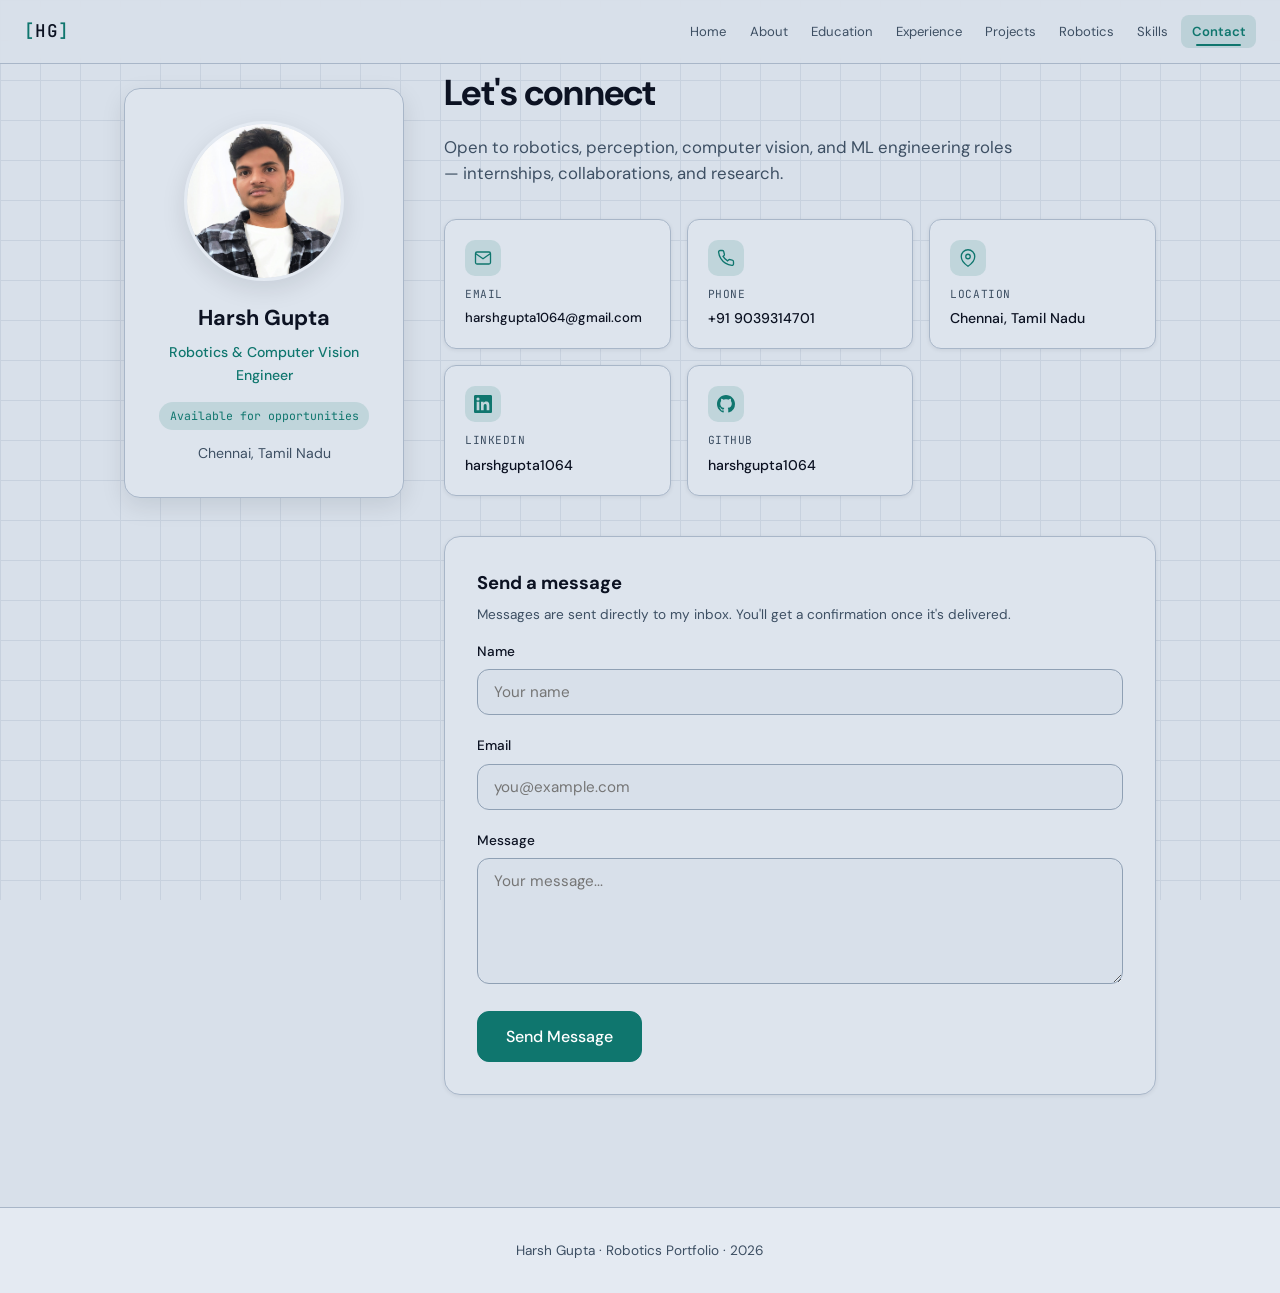
<file: contact.html>
<!DOCTYPE html>
<html lang="en">
  <head>
    <meta charset="UTF-8" />
    <meta name="viewport" content="width=device-width, initial-scale=1.0" />
    <meta
      name="description"
      content="Contact Harsh Gupta — Robotics & Computer Vision Engineer."
    />
    <title>Contact | Harsh Gupta</title>
    <link rel="preconnect" href="https://fonts.googleapis.com" />
    <link rel="preconnect" href="https://fonts.gstatic.com" crossorigin />
    <link
      href="https://fonts.googleapis.com/css2?family=DM+Sans:ital,opsz,wght@0,9..40,400;0,9..40,500;0,9..40,600;0,9..40,700&family=JetBrains+Mono:wght@400;500&display=swap"
      rel="stylesheet"
    />
    <link rel="stylesheet" href="css/styles.css" />
  </head>
  <body class="page-contact">
    <header class="site-header" id="header">
      <a href="index.html" class="logo" aria-label="Home">
        <span class="logo-bracket">[</span>HG<span class="logo-bracket">]</span>
      </a>
      <nav class="nav" aria-label="Main navigation">
        <button
          class="nav-toggle"
          id="nav-toggle"
          aria-expanded="false"
          aria-controls="nav-menu"
          aria-label="Toggle menu"
        >
          <span></span>
          <span></span>
        </button>
        <div class="nav-menu" id="nav-menu">
          <div class="nav-links" id="nav-links"></div>
        </div>
      </nav>
    </header>

    <main class="contact-page-main">
      <section class="section contact-page-section" id="contact-page"></section>
    </main>

    <footer class="site-footer">
      <p>
        <span id="footer-name"></span> · Robotics Portfolio ·
        <span id="footer-year"></span>
      </p>
    </footer>

    <script type="module" src="js/contact-main.js"></script>
  </body>
</html>
</file>
<file: css/styles.css>
/* Robotics portfolio — light theme (muted / slightly darker) */

:root {
  --bg: #d8e0ea;
  --bg-elevated: #e4eaf2;
  --bg-card: #dde4ed;
  --bg-muted: #c8d2de;
  --border: #a8b6c8;
  --border-strong: #8fa0b4;
  --text: #0c1222;
  --text-muted: #3d4f63;
  --text-subtle: #6b7d92;
  --accent: #0f766e;
  --accent-hover: #0d5c56;
  --accent-dim: rgba(15, 118, 110, 0.14);
  --accent-glow: rgba(15, 118, 110, 0.25);
  --photo-x: 50%;
  --photo-y: 28%;
  --shadow-sm: 0 1px 4px rgba(12, 18, 34, 0.08);
  --shadow-md: 0 8px 24px rgba(12, 18, 34, 0.1);
  --shadow-lg: 0 16px 48px rgba(12, 18, 34, 0.12);
  --font-sans: "DM Sans", system-ui, sans-serif;
  --font-mono: "JetBrains Mono", monospace;
  --radius: 12px;
  --radius-lg: 16px;
  --max-width: 1080px;
  --header-h: 64px;
}

*,
*::before,
*::after {
  box-sizing: border-box;
  margin: 0;
  padding: 0;
}

html {
  scroll-behavior: smooth;
}

body {
  font-family: var(--font-sans);
  background: var(--bg);
  color: var(--text);
  line-height: 1.6;
  font-size: 1rem;
  -webkit-font-smoothing: antialiased;
}

body::before {
  content: "";
  position: fixed;
  inset: 0;
  background-image:
    linear-gradient(var(--border) 1px, transparent 1px),
    linear-gradient(90deg, var(--border) 1px, transparent 1px);
  background-size: 40px 40px;
  opacity: 0.35;
  pointer-events: none;
  z-index: 0;
}

a {
  color: var(--accent);
  text-decoration: none;
  transition: color 0.2s;
}

a:hover {
  color: var(--accent-hover);
}

/* Header */
.site-header {
  position: fixed;
  top: 0;
  left: 0;
  right: 0;
  height: var(--header-h);
  display: flex;
  align-items: center;
  justify-content: space-between;
  padding: 0 1.5rem;
  background: rgba(216, 224, 234, 0.92);
  backdrop-filter: blur(12px);
  border-bottom: 1px solid var(--border);
  z-index: 100;
  transition: box-shadow 0.3s ease, background 0.3s ease;
}

.site-header.scrolled {
  box-shadow: var(--shadow-md);
  background: rgba(216, 224, 234, 0.97);
}

.logo {
  font-family: var(--font-mono);
  font-weight: 500;
  font-size: 1.1rem;
  color: var(--text);
  letter-spacing: 0.02em;
}

.logo:hover {
  color: var(--text);
}

.logo-bracket {
  color: var(--accent);
}

.nav-menu {
  display: flex;
  align-items: center;
}

.nav-links {
  display: flex;
  flex-wrap: wrap;
  gap: 0.15rem;
  justify-content: flex-end;
}

.nav-link {
  font-size: 0.82rem;
  color: var(--text-muted);
  padding: 0.4rem 0.65rem;
  border-radius: 8px;
  transition: color 0.2s, background 0.2s;
}

.nav-link:hover,
.nav-link.active {
  color: var(--accent);
  background: var(--accent-dim);
}

.nav-link-contact {
  font-weight: 600;
}

.nav-toggle {
  display: none;
  flex-direction: column;
  gap: 5px;
  background: none;
  border: none;
  cursor: pointer;
  padding: 0.5rem;
}

.nav-toggle span {
  display: block;
  width: 22px;
  height: 2px;
  background: var(--text);
}

/* Main */
main {
  position: relative;
  z-index: 1;
  padding-top: var(--header-h);
}

.section {
  max-width: var(--max-width);
  margin: 0 auto;
  padding: 4rem 1.5rem;
}

.section-header {
  display: flex;
  align-items: baseline;
  flex-wrap: wrap;
  gap: 0.75rem 1rem;
  margin-bottom: 2rem;
}

.section-label {
  font-family: var(--font-mono);
  font-size: 0.75rem;
  color: var(--accent);
}

.section-header h2 {
  font-size: 1.5rem;
  font-weight: 600;
  letter-spacing: -0.02em;
}

.skills-count {
  margin-left: auto;
  font-size: 0.85rem;
  color: var(--text-muted);
  font-family: var(--font-mono);
}

/* Profile photo */
.photo-frame {
  overflow: hidden;
  border-radius: 50%;
  aspect-ratio: 1;
  border: 3px solid var(--bg-elevated);
  box-shadow: var(--shadow-md);
  background: var(--bg-muted);
}

.profile-photo,
.hero-photo,
.contact-photo {
  display: block;
  width: 100%;
  height: 100%;
  object-fit: cover;
  object-position: var(--photo-x) var(--photo-y);
}

.profile-photo-wrap,
.hero-photo-wrap,
.contact-photo-wrap {
  position: relative;
}

.hero-photo-wrap {
  width: min(280px, 70vw);
}

.contact-photo-wrap {
  width: 160px;
  margin: 0 auto 1.25rem;
}

.hero-visual {
  display: flex;
  align-items: center;
  justify-content: center;
  position: relative;
}

.hero-photo-ring {
  position: absolute;
  inset: -12px;
  border: 2px dashed var(--accent);
  border-radius: 50%;
  opacity: 0.35;
  animation: spin 30s linear infinite;
  pointer-events: none;
  transition: opacity 0.3s ease, transform 0.3s ease;
}

.hero-visual:hover .hero-photo-ring {
  opacity: 0.55;
  transform: scale(1.02);
}

.hero-visual:hover .photo-frame {
  box-shadow: var(--shadow-lg);
  transition: box-shadow 0.4s ease;
}

@keyframes spin {
  to {
    transform: rotate(360deg);
  }
}

/* Hero */
.hero {
  display: grid;
  grid-template-columns: 1fr auto;
  gap: 3rem;
  align-items: center;
  min-height: calc(100vh - var(--header-h));
  padding-top: 5rem;
  padding-bottom: 5rem;
  position: relative;
}

.hero-grid {
  position: absolute;
  inset: 0;
  background: radial-gradient(
    ellipse 60% 50% at 75% 35%,
    var(--accent-dim),
    transparent 65%
  );
  pointer-events: none;
}

.hero-content {
  position: relative;
}

.hero-eyebrow {
  display: inline-flex;
  align-items: center;
  gap: 0.5rem;
  font-family: var(--font-mono);
  font-size: 0.78rem;
  color: var(--text-muted);
  margin-bottom: 1.25rem;
  text-transform: uppercase;
  letter-spacing: 0.06em;
}

.status-dot {
  width: 8px;
  height: 8px;
  border-radius: 50%;
  background: var(--accent);
  box-shadow: 0 0 8px var(--accent-glow);
  animation: pulse 2s ease-in-out infinite;
}

@keyframes pulse {
  0%,
  100% {
    opacity: 1;
  }
  50% {
    opacity: 0.45;
  }
}

.hero-name {
  font-size: clamp(2.5rem, 6vw, 3.5rem);
  font-weight: 700;
  letter-spacing: -0.03em;
  line-height: 1.1;
  margin-bottom: 0.5rem;
  color: var(--text);
}

.hero-title {
  font-size: 1.2rem;
  color: var(--accent);
  font-weight: 600;
  margin-bottom: 1rem;
}

.hero-tagline {
  font-size: 1.05rem;
  color: var(--text-muted);
  max-width: 32rem;
  margin-bottom: 1.25rem;
}

.hero-meta {
  font-size: 0.9rem;
  color: var(--text-muted);
  margin-bottom: 2rem;
}

.hero-actions {
  display: flex;
  flex-wrap: wrap;
  align-items: center;
  gap: 0.75rem;
}

/* Buttons */
.btn {
  display: inline-flex;
  align-items: center;
  justify-content: center;
  padding: 0.65rem 1.25rem;
  font-size: 0.9rem;
  font-weight: 500;
  border-radius: var(--radius);
  border: 1px solid transparent;
  transition: background 0.2s, border-color 0.2s, transform 0.15s, color 0.2s;
  cursor: pointer;
  font-family: inherit;
}

.btn:hover {
  transform: translateY(-1px);
}

.btn-primary {
  background: var(--accent);
  color: #fff;
  border-color: var(--accent);
  position: relative;
  overflow: hidden;
}

.btn-primary::after {
  content: "";
  position: absolute;
  inset: 0;
  background: radial-gradient(
    circle at var(--ripple-x, 50%) var(--ripple-y, 50%),
    rgba(255, 255, 255, 0.28) 0%,
    transparent 55%
  );
  opacity: 0;
  transition: opacity 0.25s ease;
}

.btn-primary:hover::after {
  opacity: 1;
}

.btn-primary:hover {
  background: var(--accent-hover);
  color: #fff;
}

.btn-ghost {
  background: var(--bg-elevated);
  color: var(--text);
  border-color: var(--border-strong);
  box-shadow: var(--shadow-sm);
}

.btn-ghost:hover {
  border-color: var(--accent);
  color: var(--accent);
}

.btn-icon {
  width: 44px;
  height: 44px;
  padding: 0;
  flex-shrink: 0;
  background: var(--bg-elevated);
  border: 1px solid var(--border-strong);
  box-shadow: var(--shadow-sm);
  color: var(--text-muted);
}

.btn-icon img {
  width: 20px;
  height: 20px;
  display: block;
}

.btn-icon:hover {
  border-color: var(--accent);
  color: var(--accent);
}

.btn-icon:hover img {
  opacity: 0.85;
  filter: brightness(0) saturate(100%) invert(32%) sepia(28%) saturate(1200%) hue-rotate(127deg) brightness(92%) contrast(92%);
}

.btn-lg {
  padding: 0.85rem 1.75rem;
  font-size: 1rem;
}

/* About */
.about-content p {
  color: var(--text-muted);
  max-width: 42rem;
  margin-bottom: 1rem;
  line-height: 1.7;
}

.about-actions {
  display: flex;
  flex-wrap: wrap;
  align-items: center;
  gap: 0.75rem;
  margin: 1.5rem 0 1.25rem;
}

.contact-strip {
  margin-top: 1.5rem;
  font-size: 0.95rem;
}

.contact-strip .sep {
  color: var(--border-strong);
  margin: 0 0.5rem;
}

/* Timeline */
.timeline {
  display: flex;
  flex-direction: column;
  gap: 1.25rem;
}

.timeline-card {
  display: grid;
  grid-template-columns: 140px 1fr;
  gap: 1.5rem;
  padding: 1.5rem;
  background: var(--bg-card);
  border: 1px solid var(--border);
  border-radius: var(--radius);
  box-shadow: var(--shadow-sm);
  transition: border-color 0.25s ease, box-shadow 0.25s ease, transform 0.25s ease;
}

.timeline-card:hover {
  border-color: var(--accent);
  box-shadow: var(--shadow-md);
  transform: translateY(-3px);
}

.timeline-card.highlight {
  border-left: 4px solid var(--accent);
}

.timeline-period {
  font-family: var(--font-mono);
  font-size: 0.8rem;
  color: var(--accent);
  font-weight: 500;
}

.timeline-body h3 {
  font-size: 1.1rem;
  font-weight: 600;
  margin-bottom: 0.25rem;
}

.timeline-role,
.timeline-location {
  font-size: 0.9rem;
  color: var(--text-muted);
  margin-bottom: 0.75rem;
}

/* Lists & tags */
.bullet-list {
  list-style: none;
  margin: 0.75rem 0;
}

.bullet-list li {
  position: relative;
  padding-left: 1.1rem;
  margin-bottom: 0.4rem;
  font-size: 0.92rem;
  color: var(--text-muted);
}

.bullet-list li::before {
  content: "›";
  position: absolute;
  left: 0;
  color: var(--accent);
  font-weight: 700;
}

.tag-row {
  display: flex;
  flex-wrap: wrap;
  gap: 0.4rem;
  margin-top: 0.75rem;
}

.tag {
  font-family: var(--font-mono);
  font-size: 0.7rem;
  padding: 0.25rem 0.55rem;
  background: var(--bg-muted);
  border: 1px solid var(--border);
  border-radius: 6px;
  color: var(--text-muted);
}

.tag.accent {
  border-color: rgba(15, 118, 110, 0.4);
  color: var(--accent);
  background: var(--accent-dim);
}

/* Projects */
.projects-layout {
  display: flex;
  flex-direction: column;
  gap: 1.5rem;
}

.project-showcase {
  display: grid;
  grid-template-columns: minmax(0, 1.05fr) minmax(0, 1.35fr);
  background: var(--bg-card);
  border: 1px solid var(--border);
  border-radius: var(--radius-lg);
  overflow: hidden;
  box-shadow: var(--shadow-md);
  transition: border-color 0.25s ease, box-shadow 0.25s ease;
}

.project-showcase:hover {
  border-color: var(--accent);
  box-shadow: var(--shadow-lg);
}

.project-media {
  position: relative;
  background: #0a1018;
  min-height: 220px;
}

.project-media::after {
  content: "";
  position: absolute;
  inset: 0;
  background: linear-gradient(
    90deg,
    transparent 70%,
    rgba(221, 228, 237, 0.15) 100%
  );
  pointer-events: none;
}

.project-video {
  width: 100%;
  height: 100%;
  min-height: 220px;
  object-fit: cover;
  display: block;
}

.project-showcase-body {
  padding: 1.5rem 1.75rem;
  display: flex;
  flex-direction: column;
  gap: 0.65rem;
}

.project-showcase-top {
  display: flex;
  align-items: center;
  justify-content: space-between;
  gap: 1rem;
}

.project-badge {
  font-family: var(--font-mono);
  font-size: 0.68rem;
  font-weight: 500;
  letter-spacing: 0.06em;
  text-transform: uppercase;
  padding: 0.2rem 0.55rem;
  border-radius: 6px;
  color: var(--accent);
  background: var(--accent-dim);
  border: 1px solid rgba(15, 118, 110, 0.35);
}

.project-showcase-body h3 {
  font-size: 1.2rem;
  font-weight: 600;
  line-height: 1.3;
}

.project-grid {
  display: grid;
  grid-template-columns: repeat(2, minmax(0, 1fr));
  gap: 1.25rem;
}

.project-card {
  padding: 1.35rem 1.5rem;
  background: var(--bg-card);
  border: 1px solid var(--border);
  border-radius: var(--radius);
  box-shadow: var(--shadow-sm);
  display: flex;
  flex-direction: column;
  gap: 0.5rem;
  transition: border-color 0.25s ease, box-shadow 0.25s ease, transform 0.25s ease;
}

.project-card:hover {
  border-color: var(--accent);
  box-shadow: var(--shadow-md);
  transform: translateY(-3px);
}

.project-card-top {
  display: flex;
  justify-content: space-between;
  align-items: flex-start;
  gap: 1rem;
}

.project-card-top h3 {
  font-size: 1.02rem;
  font-weight: 600;
  line-height: 1.35;
}

.project-links {
  display: flex;
  align-items: center;
  gap: 0.5rem;
  flex-shrink: 0;
}

.project-link {
  display: inline-flex;
  align-items: center;
  gap: 0.35rem;
  font-family: var(--font-mono);
  font-size: 0.72rem;
  color: var(--text-muted);
  padding: 0.25rem 0.45rem;
  border-radius: 6px;
  border: 1px solid var(--border);
  background: var(--bg-elevated);
  transition: color 0.2s ease, border-color 0.2s ease, background 0.2s ease;
}

.project-link span {
  line-height: 1;
}

.project-link:hover {
  color: var(--accent);
  border-color: rgba(15, 118, 110, 0.45);
  background: var(--accent-dim);
}

.project-desc {
  font-size: 0.92rem;
  color: var(--text-muted);
}

/* Skills — quick-scan snapshot */
.skills-snapshot {
  display: grid;
  grid-template-columns: repeat(auto-fit, minmax(200px, 1fr));
  gap: 0.85rem;
}

.skill-snap {
  padding: 1rem 1.1rem;
  background: var(--bg-card);
  border: 1px solid var(--border);
  border-radius: var(--radius);
  box-shadow: var(--shadow-sm);
  transition: border-color 0.25s ease, transform 0.25s ease, box-shadow 0.25s ease;
}

.skill-snap:hover {
  border-color: var(--border-strong);
  transform: translateY(-2px);
  box-shadow: var(--shadow-md);
}

.skill-snap-icon {
  width: 28px;
  height: 28px;
  display: flex;
  align-items: center;
  justify-content: center;
  border-radius: 8px;
  background: var(--bg-muted);
  color: var(--text-muted);
  flex-shrink: 0;
  transition: background 0.25s ease, color 0.25s ease;
}

.skill-snap:hover .skill-snap-icon {
  background: var(--accent-dim);
  color: var(--accent);
}

.skill-snap-icon svg {
  width: 15px;
  height: 15px;
}

.skill-snap-head {
  display: flex;
  align-items: center;
  gap: 0.5rem;
  margin-bottom: 0.45rem;
}

.skill-snap-head h3 {
  font-size: 0.82rem;
  font-weight: 600;
  color: var(--text);
  letter-spacing: 0.01em;
}

.skill-snap-list {
  font-size: 0.92rem;
  font-weight: 500;
  color: var(--text-muted);
  line-height: 1.45;
}

.coursework-line {
  margin-top: 1.25rem;
  padding-top: 1rem;
  border-top: 1px solid var(--border);
  font-size: 0.78rem;
  color: var(--text-subtle);
  line-height: 1.5;
}

.coursework-label {
  font-family: var(--font-mono);
  font-size: 0.68rem;
  text-transform: uppercase;
  letter-spacing: 0.06em;
  color: var(--text-subtle);
  opacity: 0.85;
  margin-right: 0.5rem;
}

/* Contact CTA on home */
.contact-cta {
  padding: 2.5rem;
  text-align: center;
  background: var(--bg-card);
  border: 1px solid var(--border);
  border-radius: var(--radius-lg);
  box-shadow: var(--shadow-sm);
  transition: transform 0.25s ease, box-shadow 0.25s ease;
}

.contact-cta:hover {
  transform: translateY(-2px);
  box-shadow: var(--shadow-md);
}

.contact-cta p {
  color: var(--text-muted);
  max-width: 28rem;
  margin: 0 auto 1.5rem;
}

/* Contact page */
.page-contact main {
  min-height: calc(100vh - var(--header-h) - 80px);
}

.contact-page-main {
  padding-top: 2rem;
  padding-bottom: 3rem;
}

.contact-page-section {
  padding-top: 2rem;
}

.contact-page-layout {
  display: grid;
  grid-template-columns: 280px 1fr;
  gap: 2.5rem;
  align-items: start;
}

.contact-profile-card {
  position: sticky;
  top: calc(var(--header-h) + 1.5rem);
  padding: 2rem 1.5rem;
  text-align: center;
  background: var(--bg-card);
  border: 1px solid var(--border);
  border-radius: var(--radius-lg);
  box-shadow: var(--shadow-md);
}

.contact-profile-card h1 {
  font-size: 1.35rem;
  margin-bottom: 0.35rem;
}

.contact-profile-title {
  font-size: 0.88rem;
  color: var(--accent);
  font-weight: 500;
  margin-bottom: 1rem;
}

.availability-badge {
  display: inline-block;
  font-size: 0.72rem;
  font-family: var(--font-mono);
  padding: 0.3rem 0.65rem;
  background: var(--accent-dim);
  color: var(--accent);
  border-radius: 999px;
  margin-bottom: 0.75rem;
}

.contact-profile-location {
  font-size: 0.88rem;
  color: var(--text-muted);
}

.contact-page-header {
  margin-bottom: 2rem;
}

.contact-page-header h2 {
  font-size: clamp(1.75rem, 4vw, 2.25rem);
  font-weight: 700;
  letter-spacing: -0.02em;
  margin-bottom: 0.75rem;
}

.contact-page-header p {
  color: var(--text-muted);
  max-width: 36rem;
  font-size: 1.05rem;
}

.contact-methods {
  display: grid;
  grid-template-columns: repeat(auto-fill, minmax(200px, 1fr));
  gap: 1rem;
  margin-bottom: 2.5rem;
}

.contact-method-card {
  display: flex;
  flex-direction: column;
  gap: 0.35rem;
  padding: 1.25rem;
  background: var(--bg-card);
  border: 1px solid var(--border);
  border-radius: var(--radius);
  box-shadow: var(--shadow-sm);
  transition: border-color 0.25s ease, box-shadow 0.25s ease, transform 0.25s ease;
  color: inherit;
}

.contact-method-card:not(.static):hover {
  border-color: var(--accent);
  box-shadow: var(--shadow-md);
  transform: translateY(-2px);
  color: inherit;
}

.contact-method-card.static {
  cursor: default;
}

.contact-method-icon {
  width: 36px;
  height: 36px;
  display: flex;
  align-items: center;
  justify-content: center;
  background: var(--accent-dim);
  color: var(--accent);
  border-radius: 10px;
  margin-bottom: 0.25rem;
}

.contact-method-icon svg {
  width: 18px;
  height: 18px;
}

.contact-method-label {
  font-family: var(--font-mono);
  font-size: 0.7rem;
  text-transform: uppercase;
  letter-spacing: 0.05em;
  color: var(--text-muted);
}

.contact-method-value {
  font-size: 0.88rem;
  font-weight: 500;
  color: var(--text);
  word-break: break-word;
  line-height: 1.35;
}

.contact-method-card:first-child .contact-method-value {
  font-size: 0.82rem;
}

.contact-form {
  padding: 2rem;
  background: var(--bg-card);
  border: 1px solid var(--border);
  border-radius: var(--radius-lg);
  box-shadow: var(--shadow-sm);
}

.contact-form h3 {
  font-size: 1.15rem;
  margin-bottom: 0.35rem;
}

.form-note {
  font-size: 0.85rem;
  color: var(--text-muted);
  margin-bottom: 1rem;
}

.form-honey {
  position: absolute;
  left: -9999px;
  opacity: 0;
  pointer-events: none;
}

.form-status {
  padding: 0.75rem 1rem;
  border-radius: var(--radius);
  font-size: 0.9rem;
  margin-bottom: 1.25rem;
  border: 1px solid var(--border);
}

.form-status--loading {
  background: var(--bg-muted);
  color: var(--text-muted);
}

.form-status--success {
  background: rgba(15, 118, 110, 0.12);
  border-color: rgba(15, 118, 110, 0.35);
  color: var(--accent-hover);
}

.form-status--error {
  background: rgba(185, 28, 28, 0.08);
  border-color: rgba(185, 28, 28, 0.25);
  color: #991b1b;
}

.contact-form .btn:disabled {
  opacity: 0.7;
  cursor: not-allowed;
  transform: none;
}

.form-row {
  margin-bottom: 1.25rem;
}

.form-row label {
  display: block;
  font-size: 0.85rem;
  font-weight: 500;
  margin-bottom: 0.4rem;
  color: var(--text);
}

.form-row input,
.form-row textarea {
  width: 100%;
  padding: 0.75rem 1rem;
  font-family: inherit;
  font-size: 0.95rem;
  border: 1px solid var(--border-strong);
  border-radius: var(--radius);
  background: var(--bg);
  color: var(--text);
  transition: border-color 0.2s, box-shadow 0.2s;
}

.form-row input:focus,
.form-row textarea:focus {
  outline: none;
  border-color: var(--accent);
  box-shadow: 0 0 0 3px var(--accent-dim);
}

.form-row textarea {
  resize: vertical;
  min-height: 120px;
}

/* Motion & animations */
@keyframes fadeSlideUp {
  from {
    opacity: 0;
    transform: translateY(22px);
  }
  to {
    opacity: 1;
    transform: translateY(0);
  }
}

.animate-in {
  animation: fadeSlideUp 0.65s cubic-bezier(0.22, 1, 0.36, 1) both;
}

.reveal {
  opacity: 0;
  transform: translateY(20px);
  transition:
    opacity 0.55s cubic-bezier(0.22, 1, 0.36, 1),
    transform 0.55s cubic-bezier(0.22, 1, 0.36, 1);
}

.reveal.is-visible {
  opacity: 1;
  transform: translateY(0);
}

.logo {
  transition: transform 0.25s ease;
}

.logo:hover {
  transform: scale(1.04);
}

.nav-link {
  position: relative;
}

.nav-link::after {
  content: "";
  position: absolute;
  bottom: 2px;
  left: 50%;
  width: 0;
  height: 2px;
  background: var(--accent);
  border-radius: 2px;
  transition: width 0.25s ease, left 0.25s ease;
}

.nav-link:hover::after,
.nav-link.active::after {
  width: 60%;
  left: 20%;
}

@media (prefers-reduced-motion: reduce) {
  .animate-in,
  .reveal {
    animation: none;
    opacity: 1;
    transform: none;
    transition: none;
  }

  .hero-photo-ring {
    animation: none;
  }

  .timeline-card:hover,
  .project-card:hover,
  .project-showcase:hover,
  .skill-snap:hover,
  .contact-cta:hover {
    transform: none;
  }
}

/* Footer */
.site-footer {
  position: relative;
  z-index: 1;
  text-align: center;
  padding: 2rem 1.5rem;
  border-top: 1px solid var(--border);
  font-size: 0.85rem;
  color: var(--text-muted);
  background: var(--bg-elevated);
}

/* Responsive */
@media (max-width: 900px) {
  .hero {
    grid-template-columns: 1fr;
    text-align: center;
    min-height: auto;
    padding-top: 4rem;
  }

  .hero-tagline,
  .hero-meta {
    margin-left: auto;
    margin-right: auto;
  }

  .hero-actions {
    justify-content: center;
  }

  .hero-visual {
    order: -1;
  }

  .hero-photo-wrap {
    width: 200px;
  }

  .timeline-card {
    grid-template-columns: 1fr;
    gap: 0.5rem;
  }

  .contact-page-layout {
    grid-template-columns: 1fr;
  }

  .contact-profile-card {
    position: static;
  }

  .project-showcase {
    grid-template-columns: 1fr;
  }

  .project-media::after {
    background: linear-gradient(
      180deg,
      transparent 60%,
      rgba(221, 228, 237, 0.2) 100%
    );
  }

  .project-video {
    min-height: 200px;
    max-height: 280px;
  }

  .project-grid {
    grid-template-columns: 1fr;
  }
}

@media (max-width: 640px) {
  .nav-toggle {
    display: flex;
  }

  .nav-menu {
    position: fixed;
    top: var(--header-h);
    right: 0;
    left: 0;
    background: var(--bg-elevated);
    border-bottom: 1px solid var(--border);
    padding: 1rem;
    transform: translateY(-100%);
    opacity: 0;
    pointer-events: none;
    transition: transform 0.25s, opacity 0.25s;
    box-shadow: var(--shadow-md);
  }

  .nav-menu.open {
    transform: translateY(0);
    opacity: 1;
    pointer-events: auto;
  }

  .nav-links {
    flex-direction: column;
    align-items: stretch;
  }

  .nav-link {
    display: block;
    padding: 0.75rem;
  }
}
</file>
